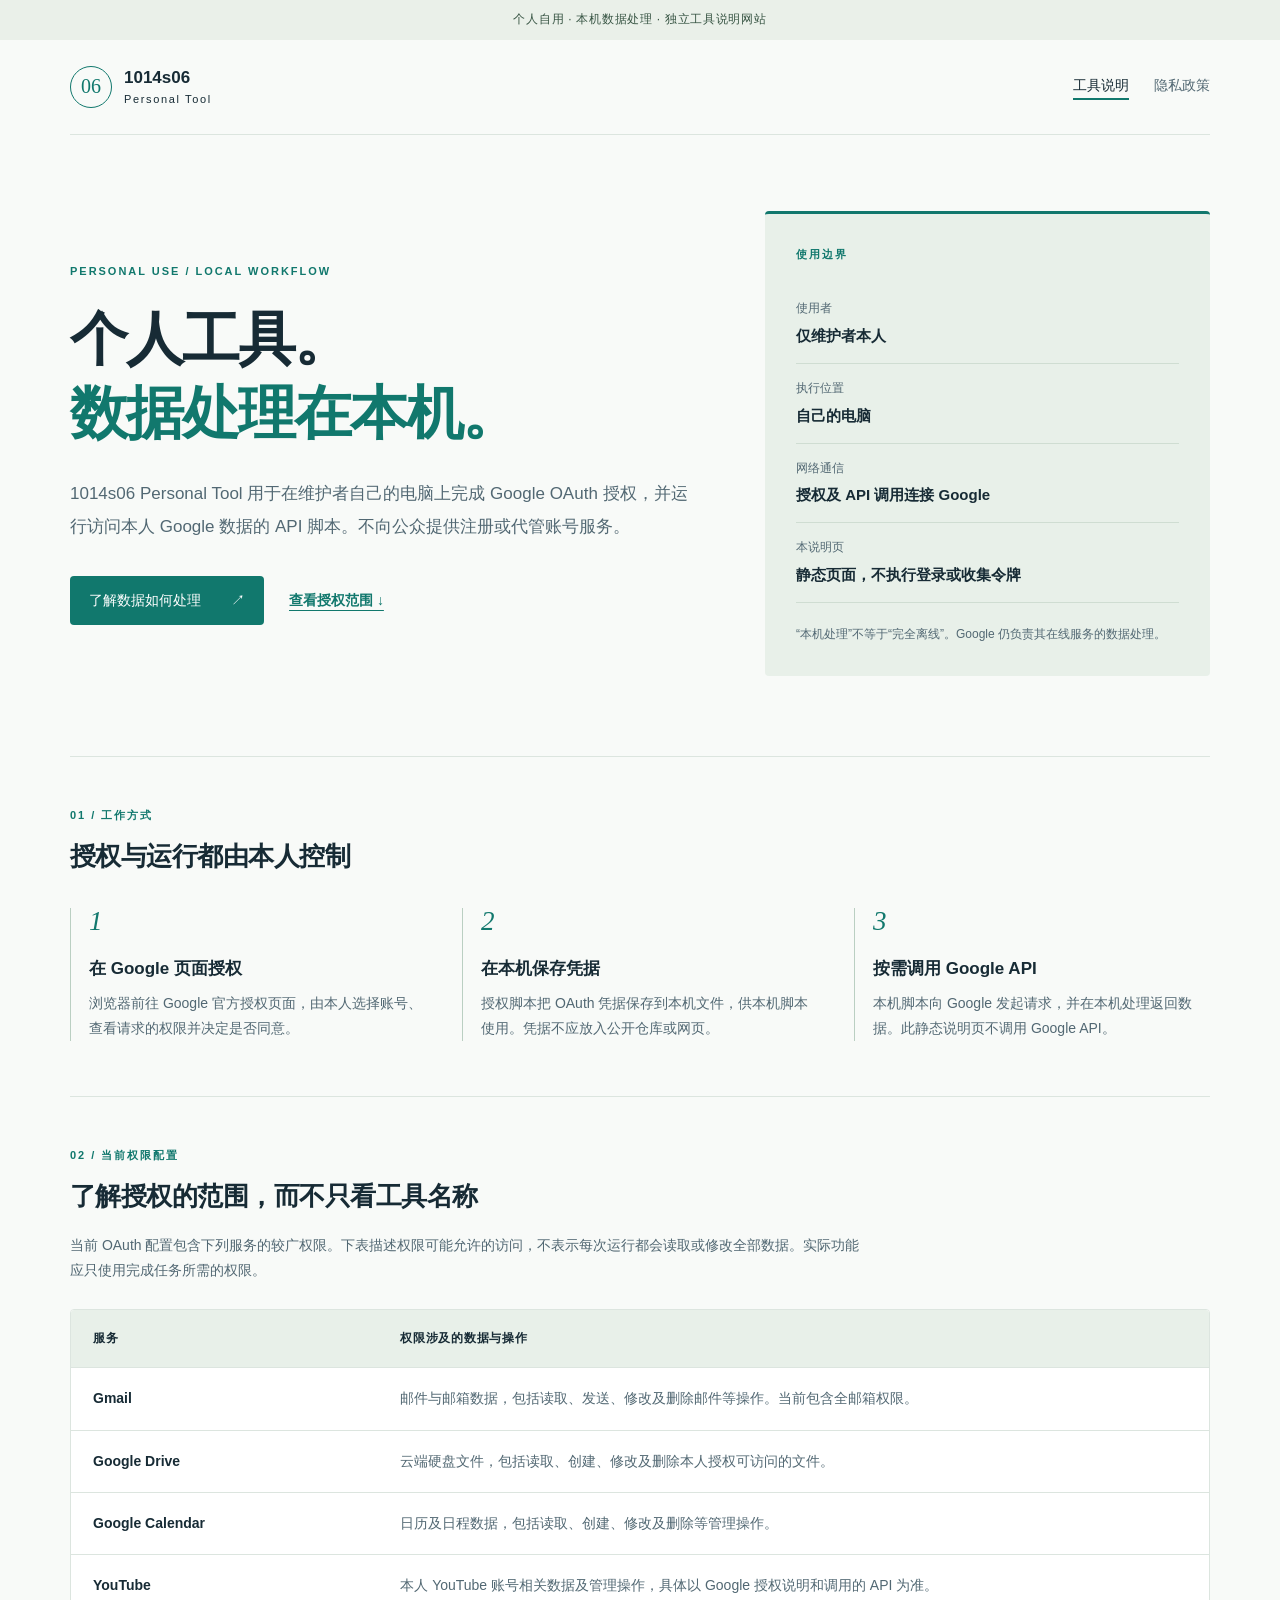
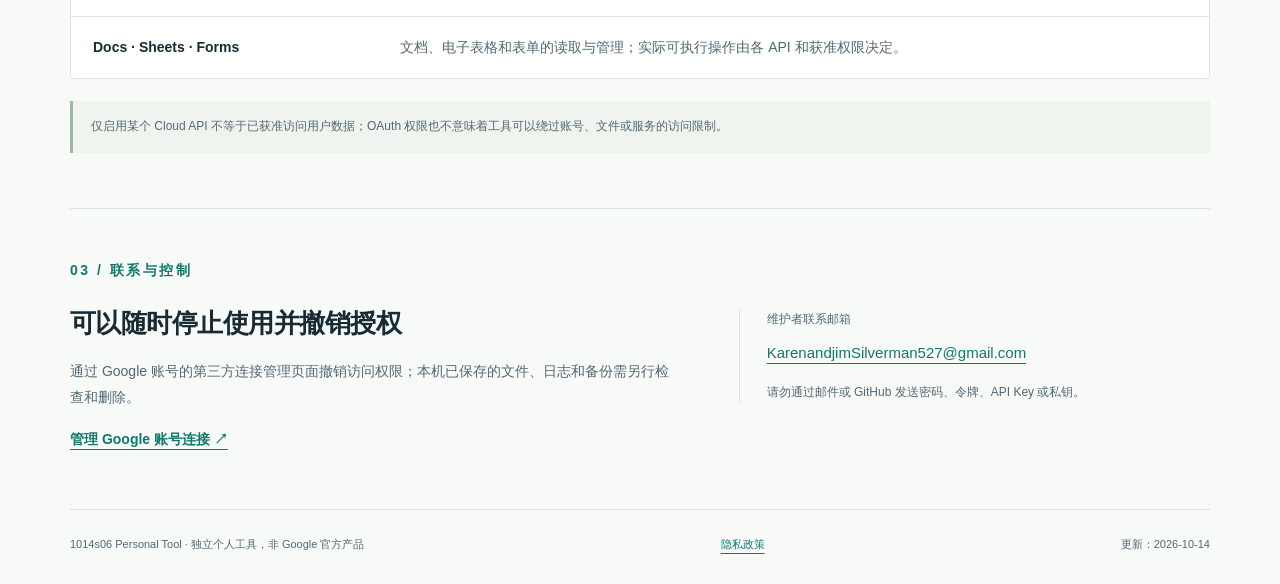
<file: index.html>
<!doctype html>
<html lang="zh-CN">
<head>
  <meta charset="utf-8">
  <meta name="viewport" content="width=device-width, initial-scale=1">
  <meta name="robots" content="noindex, nofollow">
  <meta name="description" content="1014s06 Personal Tool 是供维护者本人使用的本机 Google API 脚本工具。本页介绍其授权范围和数据处理方式。">
  <title>1014s06 Personal Tool · 个人工具说明</title>
  <link rel="stylesheet" href="styles.css">
</head>
<body>
  <a class="skip-link" href="#main">跳到正文</a>
  <div class="draft-banner">个人自用 · 本机数据处理 · 独立工具说明网站</div>
  <header class="site-header wrap">
    <a class="brand" href="index.html"><span class="brand-mark" aria-hidden="true">06</span><span>1014s06 <small>Personal Tool</small></span></a>
    <nav aria-label="主导航"><a href="index.html" aria-current="page">工具说明</a><a href="privacy.html">隐私政策</a></nav>
  </header>
  <main id="main" class="wrap">
    <section class="hero" aria-labelledby="hero-title">
      <div>
        <p class="eyebrow">PERSONAL USE / LOCAL WORKFLOW</p>
        <h1 id="hero-title">个人工具。<br><span>数据处理在本机。</span></h1>
        <p class="lead">1014s06 Personal Tool 用于在维护者自己的电脑上完成 Google OAuth 授权，并运行访问本人 Google 数据的 API 脚本。不向公众提供注册或代管账号服务。</p>
        <div class="actions"><a class="button" href="privacy.html">了解数据如何处理 <span aria-hidden="true">↗</span></a><a class="text-link" href="#permissions">查看授权范围 ↓</a></div>
      </div>
      <aside class="scope-note" aria-label="使用边界">
        <p class="eyebrow">使用边界</p>
        <dl>
          <div><dt>使用者</dt><dd>仅维护者本人</dd></div>
          <div><dt>执行位置</dt><dd>自己的电脑</dd></div>
          <div><dt>网络通信</dt><dd>授权及 API 调用连接 Google</dd></div>
          <div><dt>本说明页</dt><dd>静态页面，不执行登录或收集令牌</dd></div>
        </dl>
        <p class="small">“本机处理”不等于“完全离线”。Google 仍负责其在线服务的数据处理。</p>
      </aside>
    </section>
    <section class="section flow-section" aria-labelledby="workflow-title">
      <div class="section-heading"><p class="eyebrow">01 / 工作方式</p><h2 id="workflow-title">授权与运行都由本人控制</h2></div>
      <ol class="workflow">
        <li><span class="step-number">1</span><h3>在 Google 页面授权</h3><p>浏览器前往 Google 官方授权页面，由本人选择账号、查看请求的权限并决定是否同意。</p></li>
        <li><span class="step-number">2</span><h3>在本机保存凭据</h3><p>授权脚本把 OAuth 凭据保存到本机文件，供本机脚本使用。凭据不应放入公开仓库或网页。</p></li>
        <li><span class="step-number">3</span><h3>按需调用 Google API</h3><p>本机脚本向 Google 发起请求，并在本机处理返回数据。此静态说明页不调用 Google API。</p></li>
      </ol>
    </section>
    <section id="permissions" class="section" aria-labelledby="permissions-title">
      <div class="section-heading"><p class="eyebrow">02 / 当前权限配置</p><h2 id="permissions-title">了解授权的范围，而不只看工具名称</h2><p class="muted">当前 OAuth 配置包含下列服务的较广权限。下表描述权限可能允许的访问，不表示每次运行都会读取或修改全部数据。实际功能应只使用完成任务所需的权限。</p></div>
      <div class="table-scroll"><table><caption class="sr-only">当前 Google OAuth 权限所涉及的服务和数据</caption><thead><tr><th scope="col">服务</th><th scope="col">权限涉及的数据与操作</th></tr></thead><tbody>
        <tr><th scope="row">Gmail</th><td>邮件与邮箱数据，包括读取、发送、修改及删除邮件等操作。当前包含全邮箱权限。</td></tr>
        <tr><th scope="row">Google Drive</th><td>云端硬盘文件，包括读取、创建、修改及删除本人授权可访问的文件。</td></tr>
        <tr><th scope="row">Google Calendar</th><td>日历及日程数据，包括读取、创建、修改及删除等管理操作。</td></tr>
        <tr><th scope="row">YouTube</th><td>本人 YouTube 账号相关数据及管理操作，具体以 Google 授权说明和调用的 API 为准。</td></tr>
        <tr><th scope="row">Docs · Sheets · Forms</th><td>文档、电子表格和表单的读取与管理；实际可执行操作由各 API 和获准权限决定。</td></tr>
      </tbody></table></div>
      <p class="notice">仅启用某个 Cloud API 不等于已获准访问用户数据；OAuth 权限也不意味着工具可以绕过账号、文件或服务的访问限制。</p>
    </section>
    <section class="section contact-section" aria-labelledby="contact-title">
      <div><p class="eyebrow">03 / 联系与控制</p><h2 id="contact-title">可以随时停止使用并撤销授权</h2><p>通过 Google 账号的第三方连接管理页面撤销访问权限；本机已保存的文件、日志和备份需另行检查和删除。</p><a class="text-link" href="https://myaccount.google.com/connections">管理 Google 账号连接 ↗</a></div>
      <address><span class="contact-label">维护者联系邮箱</span><a href="mailto:KarenandjimSilverman527@gmail.com">KarenandjimSilverman527@gmail.com</a><span class="small">请勿通过邮件或 GitHub 发送密码、令牌、API Key 或私钥。</span></address>
    </section>
  </main>
  <footer class="site-footer wrap"><span>1014s06 Personal Tool · 独立个人工具，非 Google 官方产品</span><a href="privacy.html">隐私政策</a><span>更新：2026-10-14</span></footer>
</body>
</html>
</file>
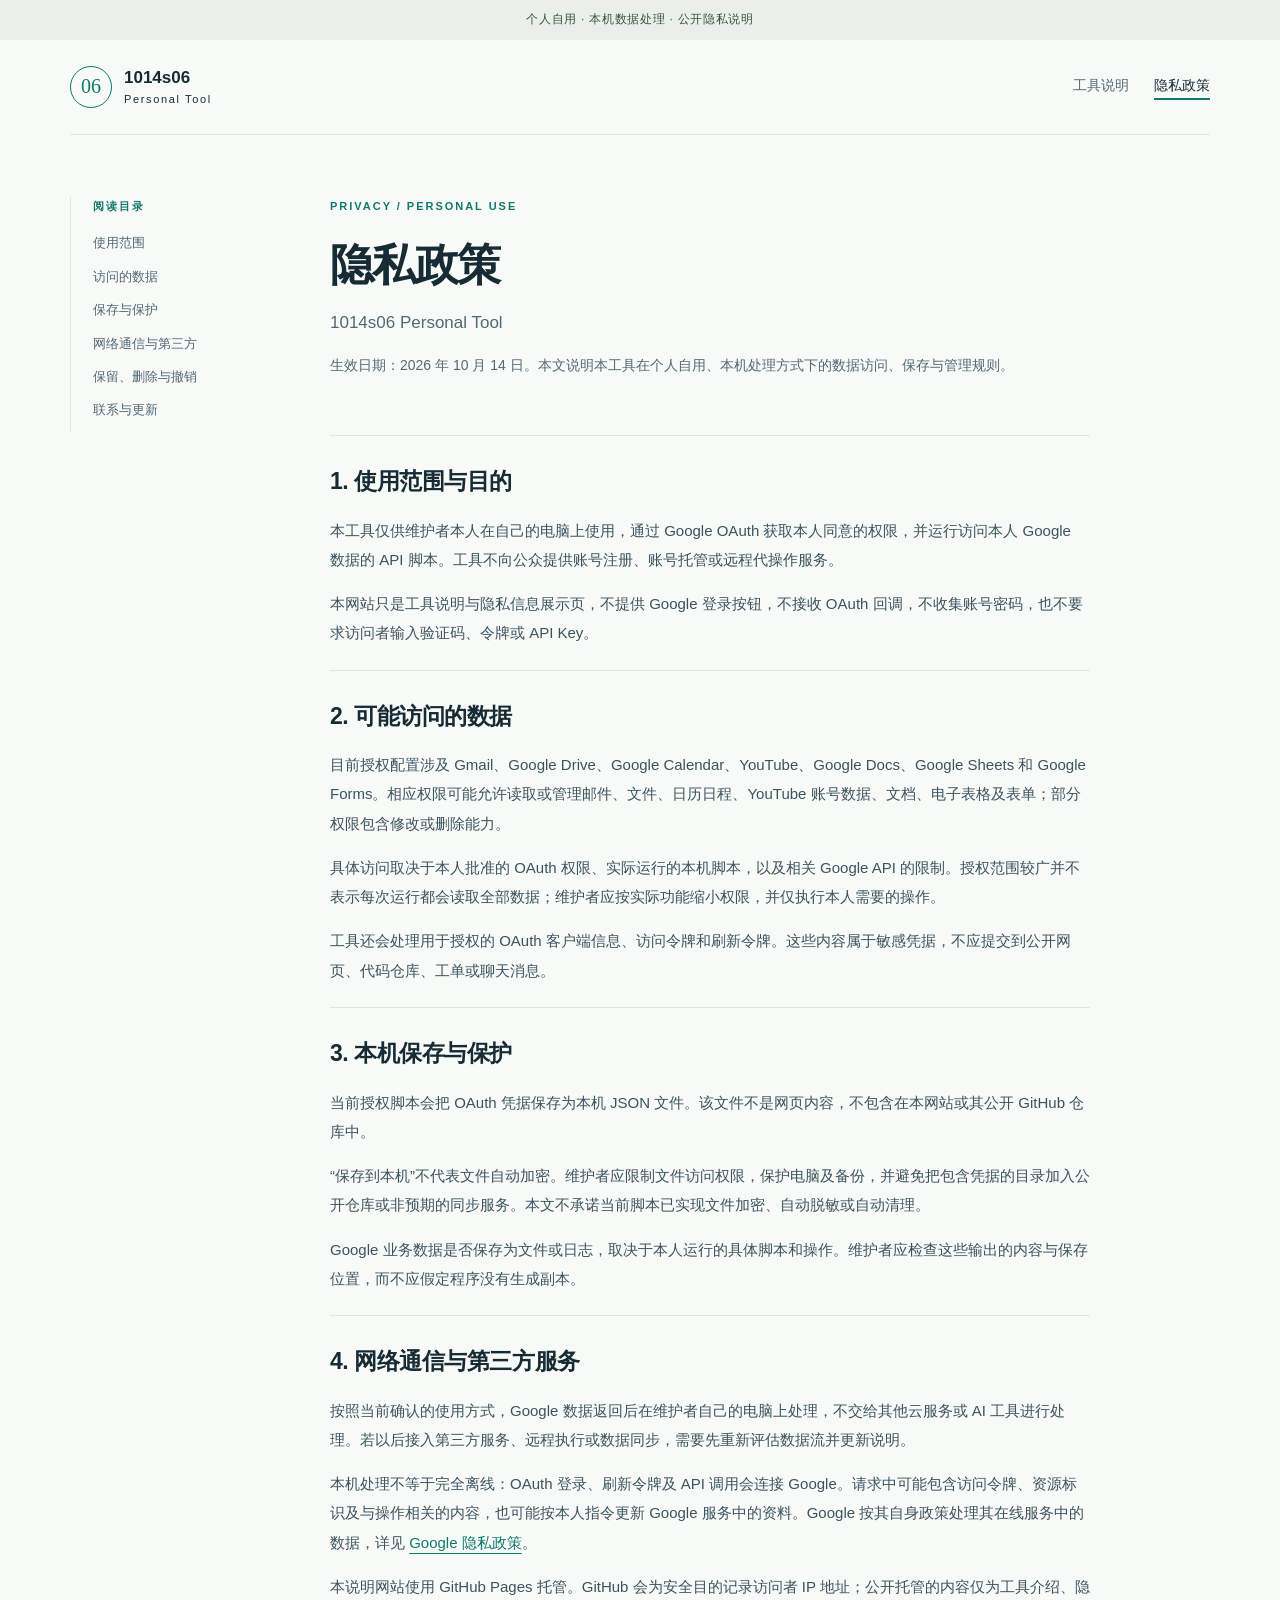
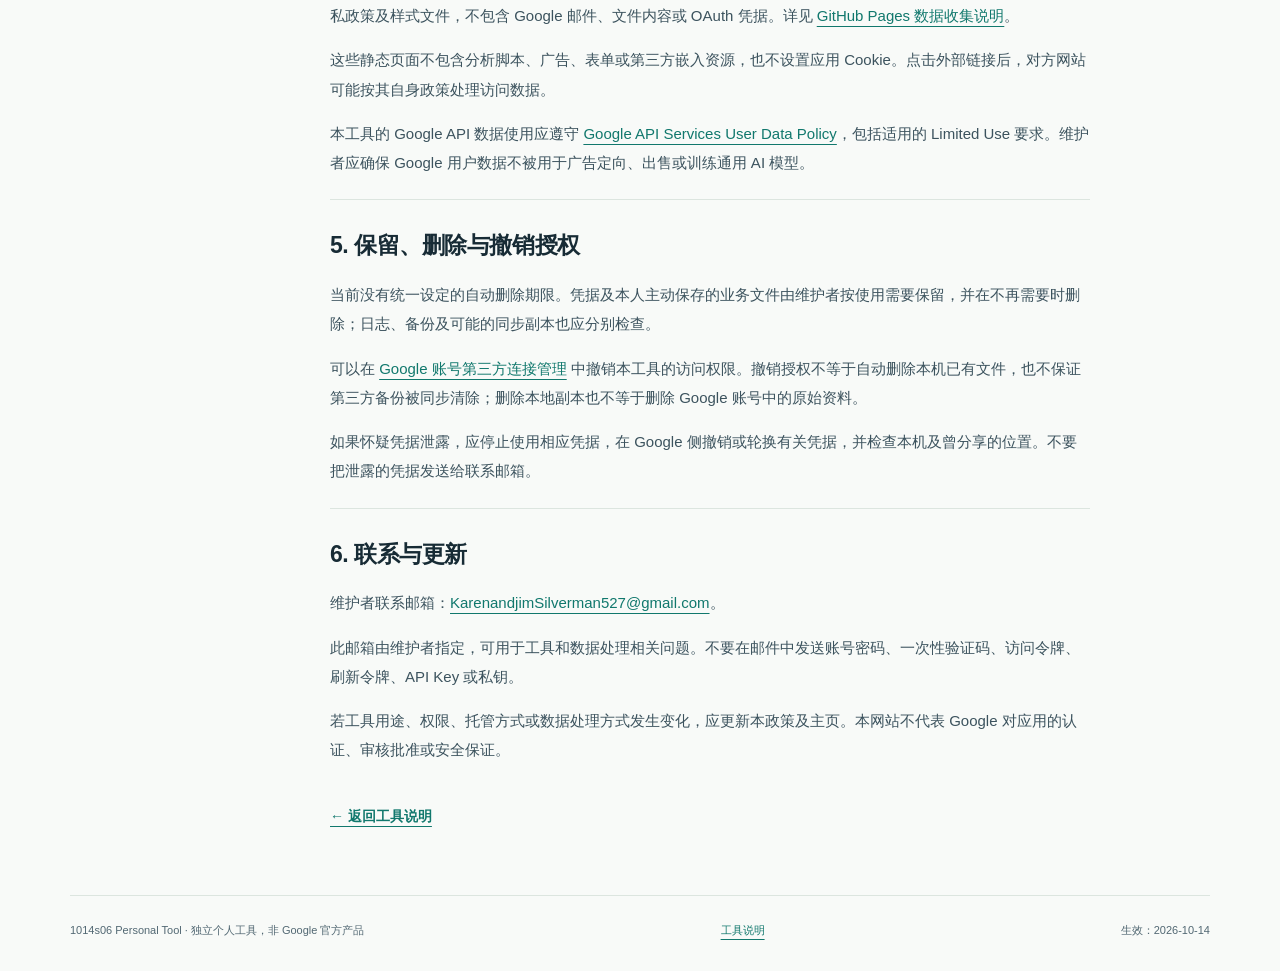
<file: privacy.html>
<!doctype html>
<html lang="zh-CN">
<head>
  <meta charset="utf-8">
  <meta name="viewport" content="width=device-width, initial-scale=1">
  <meta name="robots" content="noindex, nofollow">
  <meta name="description" content="1014s06 Personal Tool 的隐私政策，说明个人使用范围、Google 数据访问、本机凭据保存、第三方服务和授权撤销。">
  <title>隐私政策 · 1014s06 Personal Tool</title>
  <link rel="stylesheet" href="styles.css">
</head>
<body>
  <a class="skip-link" href="#main">跳到正文</a>
  <div class="draft-banner">个人自用 · 本机数据处理 · 公开隐私说明</div>
  <header class="site-header wrap">
    <a class="brand" href="index.html"><span class="brand-mark" aria-hidden="true">06</span><span>1014s06 <small>Personal Tool</small></span></a>
    <nav aria-label="主导航"><a href="index.html">工具说明</a><a href="privacy.html" aria-current="page">隐私政策</a></nav>
  </header>
  <main id="main" class="wrap policy-layout">
    <aside class="policy-toc" aria-label="隐私政策目录"><p class="eyebrow">阅读目录</p><a href="#purpose">使用范围</a><a href="#data">访问的数据</a><a href="#storage">保存与保护</a><a href="#sharing">网络通信与第三方</a><a href="#control">保留、删除与撤销</a><a href="#contact">联系与更新</a></aside>
    <article class="policy-body">
      <header class="policy-heading"><p class="eyebrow">PRIVACY / PERSONAL USE</p><h1>隐私政策</h1><p class="lead">1014s06 Personal Tool</p><p class="muted">生效日期：2026 年 10 月 14 日。本文说明本工具在个人自用、本机处理方式下的数据访问、保存与管理规则。</p></header>
      <section id="purpose"><h2>1. 使用范围与目的</h2><p>本工具仅供维护者本人在自己的电脑上使用，通过 Google OAuth 获取本人同意的权限，并运行访问本人 Google 数据的 API 脚本。工具不向公众提供账号注册、账号托管或远程代操作服务。</p><p>本网站只是工具说明与隐私信息展示页，不提供 Google 登录按钮，不接收 OAuth 回调，不收集账号密码，也不要求访问者输入验证码、令牌或 API Key。</p></section>
      <section id="data"><h2>2. 可能访问的数据</h2><p>目前授权配置涉及 Gmail、Google Drive、Google Calendar、YouTube、Google Docs、Google Sheets 和 Google Forms。相应权限可能允许读取或管理邮件、文件、日历日程、YouTube 账号数据、文档、电子表格及表单；部分权限包含修改或删除能力。</p><p>具体访问取决于本人批准的 OAuth 权限、实际运行的本机脚本，以及相关 Google API 的限制。授权范围较广并不表示每次运行都会读取全部数据；维护者应按实际功能缩小权限，并仅执行本人需要的操作。</p><p>工具还会处理用于授权的 OAuth 客户端信息、访问令牌和刷新令牌。这些内容属于敏感凭据，不应提交到公开网页、代码仓库、工单或聊天消息。</p></section>
      <section id="storage"><h2>3. 本机保存与保护</h2><p>当前授权脚本会把 OAuth 凭据保存为本机 JSON 文件。该文件不是网页内容，不包含在本网站或其公开 GitHub 仓库中。</p><p>“保存到本机”不代表文件自动加密。维护者应限制文件访问权限，保护电脑及备份，并避免把包含凭据的目录加入公开仓库或非预期的同步服务。本文不承诺当前脚本已实现文件加密、自动脱敏或自动清理。</p><p>Google 业务数据是否保存为文件或日志，取决于本人运行的具体脚本和操作。维护者应检查这些输出的内容与保存位置，而不应假定程序没有生成副本。</p></section>
      <section id="sharing">
        <h2>4. 网络通信与第三方服务</h2>
        <p>按照当前确认的使用方式，Google 数据返回后在维护者自己的电脑上处理，不交给其他云服务或 AI 工具进行处理。若以后接入第三方服务、远程执行或数据同步，需要先重新评估数据流并更新说明。</p>
        <p>本机处理不等于完全离线：OAuth 登录、刷新令牌及 API 调用会连接 Google。请求中可能包含访问令牌、资源标识及与操作相关的内容，也可能按本人指令更新 Google 服务中的资料。Google 按其自身政策处理其在线服务中的数据，详见 <a href="https://policies.google.com/privacy">Google 隐私政策</a>。</p>
        <p>本说明网站使用 GitHub Pages 托管。GitHub 会为安全目的记录访问者 IP 地址；公开托管的内容仅为工具介绍、隐私政策及样式文件，不包含 Google 邮件、文件内容或 OAuth 凭据。详见 <a href="https://docs.github.com/en/pages/getting-started-with-github-pages/what-is-github-pages#data-collection">GitHub Pages 数据收集说明</a>。</p>
        <p>这些静态页面不包含分析脚本、广告、表单或第三方嵌入资源，也不设置应用 Cookie。点击外部链接后，对方网站可能按其自身政策处理访问数据。</p>
        <p>本工具的 Google API 数据使用应遵守 <a href="https://developers.google.com/terms/api-services-user-data-policy">Google API Services User Data Policy</a>，包括适用的 Limited Use 要求。维护者应确保 Google 用户数据不被用于广告定向、出售或训练通用 AI 模型。</p>
      </section>
      <section id="control">
        <h2>5. 保留、删除与撤销授权</h2>
        <p>当前没有统一设定的自动删除期限。凭据及本人主动保存的业务文件由维护者按使用需要保留，并在不再需要时删除；日志、备份及可能的同步副本也应分别检查。</p>
        <p>可以在 <a href="https://myaccount.google.com/connections">Google 账号第三方连接管理</a> 中撤销本工具的访问权限。撤销授权不等于自动删除本机已有文件，也不保证第三方备份被同步清除；删除本地副本也不等于删除 Google 账号中的原始资料。</p>
        <p>如果怀疑凭据泄露，应停止使用相应凭据，在 Google 侧撤销或轮换有关凭据，并检查本机及曾分享的位置。不要把泄露的凭据发送给联系邮箱。</p>
      </section>
      <section id="contact"><h2>6. 联系与更新</h2><p>维护者联系邮箱：<a href="mailto:KarenandjimSilverman527@gmail.com">KarenandjimSilverman527@gmail.com</a>。</p><p>此邮箱由维护者指定，可用于工具和数据处理相关问题。不要在邮件中发送账号密码、一次性验证码、访问令牌、刷新令牌、API Key 或私钥。</p><p>若工具用途、权限、托管方式或数据处理方式发生变化，应更新本政策及主页。本网站不代表 Google 对应用的认证、审核批准或安全保证。</p></section>
      <a class="text-link back-link" href="index.html">← 返回工具说明</a>
    </article>
  </main>
  <footer class="site-footer wrap"><span>1014s06 Personal Tool · 独立个人工具，非 Google 官方产品</span><a href="index.html">工具说明</a><span>生效：2026-10-14</span></footer>
</body>
</html>
</file>
<file: styles.css>
:root{--ink:#172b35;--muted:#526873;--accent:#11786d;--accent-dark:#0b5a52;--paper:#f8faf8;--line:#dce5df;--soft:#e8f0e9;--white:#fff;--serif:"Noto Serif SC","Songti SC",SimSun,serif;--sans:"Segoe UI","Microsoft YaHei",sans-serif}
*{box-sizing:border-box}html{scroll-behavior:smooth;scroll-padding-top:24px}body{margin:0;background:var(--paper);color:var(--ink);font:16px/1.8 var(--sans)}a{color:var(--accent);text-underline-offset:5px;overflow-wrap:anywhere}a:hover{color:var(--accent-dark)}a:focus-visible{outline:3px solid #e39735;outline-offset:5px;border-radius:2px}.wrap{width:min(1140px,calc(100% - 72px));margin-inline:auto}.draft-banner{padding:9px 20px;text-align:center;background:#eaf0e9;color:#385544;font-size:12px;letter-spacing:.06em}.site-header{display:flex;align-items:center;justify-content:space-between;gap:24px;padding-block:26px;border-bottom:1px solid var(--line)}.brand{display:flex;align-items:center;gap:12px;color:var(--ink);font-size:17px;font-weight:700;text-decoration:none;line-height:1.25}.brand small{display:block;font-size:11px;font-weight:500;letter-spacing:.15em;margin-top:5px}.brand-mark{display:grid;place-items:center;width:42px;height:42px;border:1px solid var(--accent);border-radius:50%;color:var(--accent);font-family:Georgia,serif;font-size:20px;font-weight:400}nav{display:flex;gap:25px;font-size:14px}nav a{color:var(--muted);text-decoration:none}nav a[aria-current=page]{color:var(--ink);border-bottom:2px solid var(--accent)}.hero{display:grid;grid-template-columns:minmax(0,1.4fr) minmax(0,1fr);align-items:center;gap:72px;padding:76px 0 80px}.eyebrow{margin:0 0 20px;font-size:11px;font-weight:700;letter-spacing:.18em;color:var(--accent)}h1,h2,h3,p{overflow-wrap:anywhere}h1{font-size:clamp(38px,4.5vw,58px);line-height:1.3;letter-spacing:-.035em;margin:0 0 26px;font-weight:650}h1 span{color:var(--accent)}.lead{color:var(--muted);font-size:17px;line-height:1.95;margin:0 0 24px}.actions{display:flex;align-items:center;gap:25px;flex-wrap:wrap;margin-top:32px}.button{display:inline-flex;justify-content:space-between;align-items:center;gap:30px;background:var(--accent);color:var(--white);padding:12px 19px;border-radius:4px;text-decoration:none;font-size:14px}.button:hover{background:var(--accent-dark);color:var(--white)}.text-link{font-size:14px;font-weight:600}.scope-note{padding:31px;background:var(--soft);border-radius:4px;border-top:3px solid var(--accent)}.scope-note dl{margin:0}.scope-note dl div{padding:14px 0;border-bottom:1px solid #cfddd2}.scope-note dt{font-size:12px;color:var(--muted)}.scope-note dd{margin:2px 0 0;font-size:15px;font-weight:600}.small{display:block;font-size:12px;color:var(--muted);line-height:1.85}.scope-note .small{margin:20px 0 0}.section{padding:49px 0 55px;border-top:1px solid var(--line)}.section-heading{max-width:790px;margin-bottom:26px}.section-heading .eyebrow{margin-bottom:10px}h2{font-size:26px;line-height:1.55;margin:0 0 16px;font-weight:650;letter-spacing:-.02em}h3{font-size:17px;margin:15px 0 9px;line-height:1.6}p{margin:0 0 15px}.muted{color:var(--muted);font-size:14px}.workflow{display:grid;grid-template-columns:repeat(3,minmax(0,1fr));gap:36px;padding:0;margin:32px 0 0;list-style:none}.workflow li{padding-left:18px;border-left:1px solid #bacfc2}.step-number{font:italic 27px/1 Georgia,serif;color:var(--accent)}.workflow p{font-size:14px;color:var(--muted);margin:0}.table-scroll{overflow-x:auto;border:1px solid var(--line);border-radius:4px}table{border-collapse:collapse;width:100%;font-size:14px;text-align:left;background:var(--white)}th,td{padding:18px 22px;border-bottom:1px solid var(--line);vertical-align:top}thead{background:var(--soft)}thead th{font-size:12px;letter-spacing:.06em}tbody th{width:27%;font-weight:600}tbody tr:last-child th,tbody tr:last-child td{border-bottom:0}td{color:var(--muted)}.notice{padding:15px 18px;border-left:3px solid #9fb9a7;font-size:12px;color:var(--muted);margin:22px 0 0;background:#f0f4ef}.contact-section{display:grid;grid-template-columns:minmax(0,1.3fr) minmax(0,1fr);gap:56px}.contact-section p{color:var(--muted);font-size:14px}.contact-section .eyebrow{color:var(--accent)}address{align-self:center;border-left:1px solid var(--line);padding-left:27px;font-style:normal}.contact-label{display:block;font-size:12px;color:var(--muted);margin-bottom:8px}address>a{display:block;font-size:15px;margin-bottom:15px}.site-footer{display:flex;flex-wrap:wrap;justify-content:space-between;gap:12px;padding:25px 0 30px;border-top:1px solid var(--line);font-size:11px;color:var(--muted)}.policy-layout{display:grid;grid-template-columns:195px minmax(0,1fr);gap:65px;padding-top:62px;padding-bottom:65px}.policy-toc{align-self:start;position:sticky;top:30px;border-left:1px solid var(--line);padding-left:22px}.policy-toc .eyebrow{margin-bottom:15px}.policy-toc a{display:block;margin:10px 0;color:var(--muted);font-size:13px;text-decoration:none}.policy-toc a:hover{color:var(--accent);text-decoration:underline}.policy-body{max-width:760px}.policy-heading{padding-bottom:20px}.policy-heading h1{font-size:44px;margin-bottom:12px}.policy-heading .lead{margin-bottom:14px}.policy-body section{border-top:1px solid var(--line);padding-top:28px;margin-top:22px}.policy-body h2{font-size:23px}.policy-body section p{font-size:15px;color:#3c535e;line-height:1.95}.back-link{display:inline-block;margin-top:24px}.skip-link{position:absolute;top:-100px;left:15px;padding:10px;background:var(--white);z-index:10}.skip-link:focus{top:8px}.sr-only{position:absolute;width:1px;height:1px;padding:0;margin:-1px;overflow:hidden;clip:rect(0,0,0,0);white-space:nowrap;border:0}
@media(max-width:850px){.wrap{width:calc(100% - 44px)}.hero{gap:32px;padding-block:50px;grid-template-columns:minmax(0,1.2fr) minmax(0,1fr)}h1{font-size:40px}.scope-note{padding:23px}.workflow{gap:22px}.contact-section{gap:28px}.policy-layout{grid-template-columns:160px minmax(0,1fr);gap:30px}}
@media(max-width:620px){body{font-size:15px}.wrap{width:calc(100% - 36px)}.draft-banner{font-size:10px}.site-header{padding-block:19px;gap:12px}.brand{font-size:14px}.brand-mark{width:34px;height:34px;font-size:17px}.brand small{font-size:9px}nav{gap:14px;font-size:12px}.hero{grid-template-columns:1fr;gap:31px;padding:42px 0}h1{font-size:39px}.lead{font-size:16px}.eyebrow{font-size:10px}.actions{gap:20px;margin-top:24px}.scope-note{padding:24px}.scope-note dl{display:grid;grid-template-columns:1fr 1fr;gap:0 20px}.scope-note dd{font-size:13px}.section{padding-block:34px}h2{font-size:23px}.workflow{grid-template-columns:1fr;gap:24px;margin-top:25px}.workflow li{padding-left:18px}.workflow h3{display:inline;margin-left:12px}.workflow p{margin-top:10px}th,td{padding:15px 13px;font-size:12px}tbody th{width:30%}.contact-section{grid-template-columns:1fr;gap:24px}address{padding-left:16px}.site-footer{flex-direction:column;padding-block:23px;gap:8px}.policy-layout{grid-template-columns:1fr;gap:25px;padding-top:32px;padding-bottom:40px}.policy-toc{position:static;display:flex;flex-wrap:wrap;gap:6px 15px;border:0;padding:0 0 18px;border-bottom:1px solid var(--line)}.policy-toc .eyebrow{width:100%;margin:0 0 4px}.policy-toc a{margin:0;font-size:12px}.policy-heading h1{font-size:36px}.policy-heading{padding-bottom:4px}.policy-body h2{font-size:21px}.policy-body section p{font-size:14px}}
@media(prefers-reduced-motion:reduce){html{scroll-behavior:auto}}
@media print{.draft-banner,.site-header,.policy-toc,.skip-link,.actions{display:none}.wrap{width:100%}.policy-layout{display:block;padding:0}.policy-body{max-width:none}.hero{padding-top:0}body{background:#fff}.site-footer{font-size:10px}a{color:inherit}}
</file>
